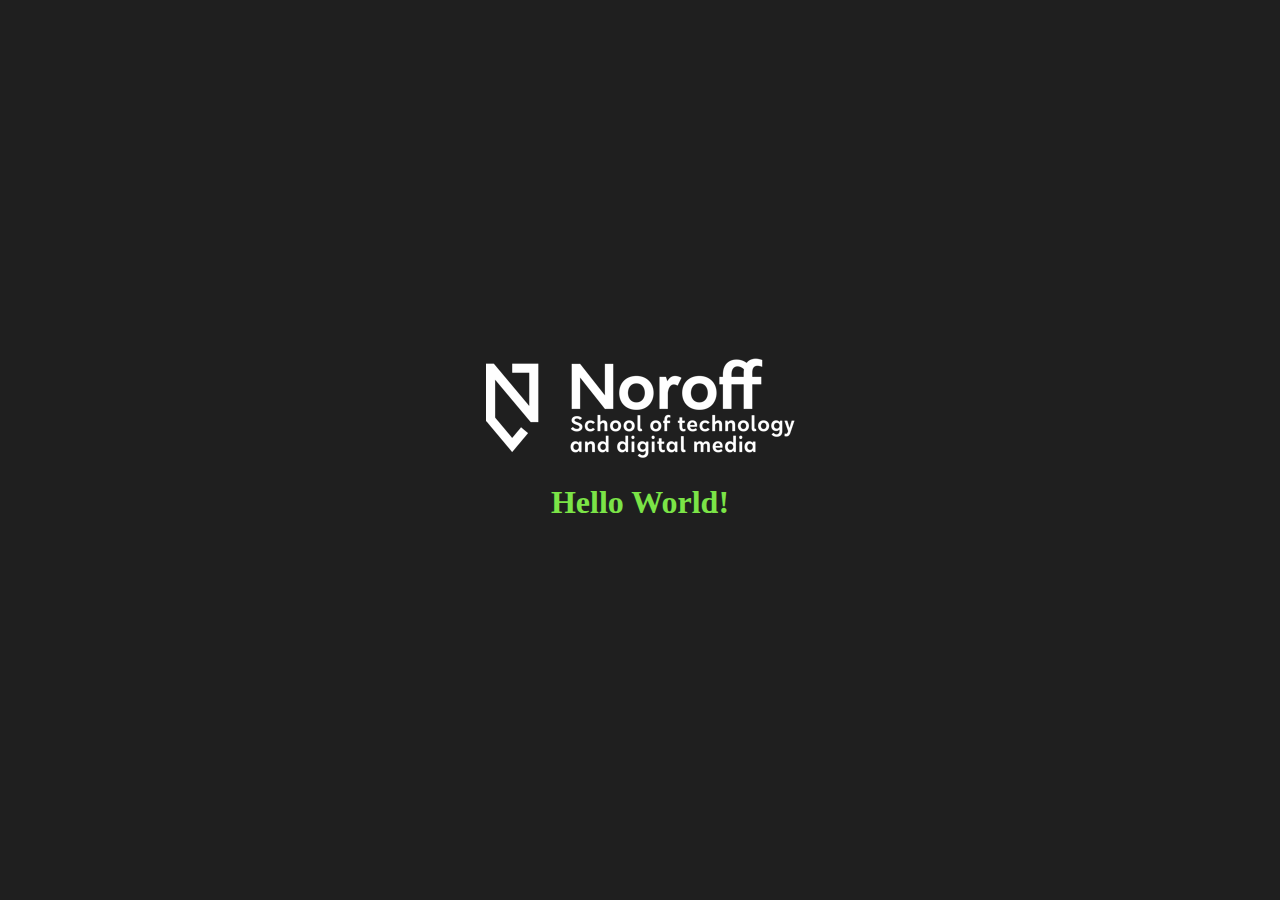
<file: index.html>
<!DOCTYPE html>
<html lang="en">
  <head>
    <meta charset="UTF-8" />
    <meta name="viewport" content="width=device-width, initial-scale=1.0" />
    <title>Example Title, replace me!</title>
    <link rel="stylesheet" href="src/css/styles.css" />
  </head>
  <body class="centered">
    <div>
      <img src="./assets/images/noroff-logo.png" alt="Noroff Logo" />
      <h1>Hello World!</h1>
    </div>
  </body>
</html>
</file>
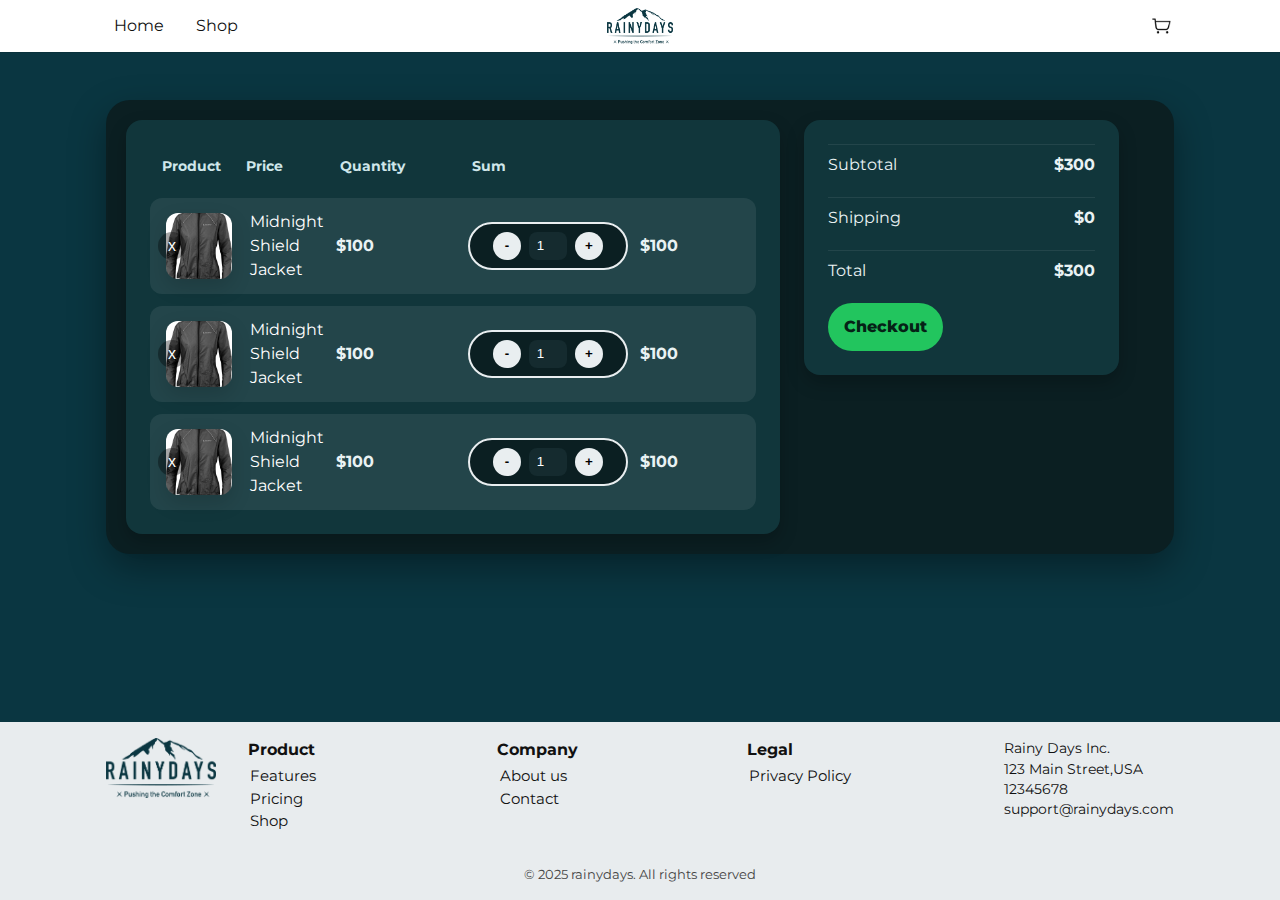
<file: cart.html>
<!DOCTYPE html>
<html lang="en">
<head>
  <meta charset="UTF-8">
  <meta name="viewport" content="width=device-width, initial-scale=1.0">
  <title>Cart - Rainy Days </title>
  <meta name="description" content="Add your favorite jackets to the cart at Rainy Days">

  <link rel="preconnect" href="https://fonts.googleapis.com">
<link rel="preconnect" href="https://fonts.gstatic.com" crossorigin>
<link href="https://fonts.googleapis.com/css2?family=Montserrat:ital,wght@0,100..900;1,100..900&display=swap" rel="stylesheet">
  <link rel="stylesheet" href="css/styles.css">
</head>
<body>
  <a class="skip-link" href="#main">Skip to content</a>
<!-- header hær-->
  <header class="site-header">
  <div class="container header__inner">

    <input type="checkbox" id="nav-toggle" class="nav-toggle" aria-hidden="true">
    <label for="nav-toggle" class="menu-toggle" aria-label="Open menu">
    <span></span><span></span><span></span>
    </label>
    
    <nav class="nav" aria-label="Primary">
      <a class="nav__link" href="index.html">Home</a>
      <a class="nav__link" href="shop.html">Shop</a>
    </nav>

      <a class="brand" href="index.html" aria-label="Rainy Days">
        <img src="images/RainyDays_Logo.png" alt="Rainy Days Logo" width="120" height="40">
      </a>

      <a class="cart-link" href="cart.html" aria-label="View your cart">
        <img src="images/9041728_cart_icon.png" alt="cart icon">
      </a>
    </div>
 </header>
    <!-- hær kommer side innholdet-->
<main id="main" class="site-main">
  <section class="container">

    <div class="cart-frame">

      <div class="cart-grid">
        <section class="cart-table" aria-labelledby="cart-title">
          <h1 id="cart-title" class="visually-hidden">Your Cart</h1>

            <div class="cart-head">
              <span class="col-product">Product</span>
              <span class="col-price">Price</span>
              <span class="col-qty">Quantity</span>
              <span class="col-sum">Sum</span>
          </div>

          <div class="cart-row">
            <button class="row-remove" aria-label="Remove item">x</button>
            <img class="row-img" src="images/RainyDays_Jacket2.jpg" alt="Midnight Shield Jacket">
            <div class="row-name">
              <div class="small muted">Midnight Shield Jacket</div>
            </div>
            <div class="row-price">$100</div>
            <div class="row-qty">
              <div class="qty-pill" role="group" aria-label="Quantity selector">
                <button class="qty-btn" type="button" aria-label="Decrease quantity">-</button>
                <input class="qty-input" type="number" value="1" min="1" inputmode="numeric" aria-label="Quantity value">
                <button class="qty-btn" type="button" aria-label="Increase quantity">+</button>
              </div>
            </div>
            <div class="row-sum">$100</div>
          </div>

          <div class="cart-row">
            <button class="row-remove" aria-label="Remove item">x</button>
            <img class="row-img" src="images/RainyDays_Jacket2.jpg" alt="Midnight Shield Jacket">
            <div class="row-name">
              <div class="small muted">Midnight Shield Jacket</div>
            </div>
            <div class="row-price">$100</div>
            <div class="row-qty">
              <div class="qty-pill" role="group" aria-label="Quantity selector">
                <button class="qty-btn" type="button" aria-label="Decrease quantity">-</button>
                <input class="qty-input" type="number" value="1" min="1" inputmode="numeric" aria-label="Quantity value">
                <button class="qty-btn" type="button" aria-label="Increase quantity">+</button>
              </div>
            </div>
            <div class="row-sum">$100</div>
          </div>

          <div class="cart-row">
            <button class="row-remove" aria-label="Remove item">x</button>
            <img class="row-img" src="images/RainyDays_Jacket2.jpg" alt="Midnight Shield Jacket">
            <div class="row-name">
              <div class="small muted">Midnight Shield Jacket</div>
            </div>
            <div class="row-price">$100</div>
            <div class="row-qty">
              <div class="qty-pill" role="group" aria-label="Quantity selector">
                <button class="qty-btn" type="button" aria-label="Decrease quantity">-</button>
                <input class="qty-input" type="number" value="1" min="1" inputmode="numeric" aria-label="Quantity value">
                <button class="qty-btn" type="button" aria-label="Increase quantity">+</button>
              </div>
            </div>
            <div class="row-sum">$100</div>
          </div>
        </section>

        <aside class="cart-summary" aria-labelledby="summary-title">
          <h2 id="summary-title" class="visually-hidden">Order summary</h2>

          <div class="summary-line">
            <span>Subtotal</span>
            <strong>$300</strong>
          </div>

          <div class="summary-line">
            <span>Shipping</span>
            <strong>$0</strong>
          </div>

          <div class="summary-line">
            <span>Total</span>
            <strong>$300</strong>
          </div>

          <a href="checkout.html" class="btn btn--green">Checkout</a>
        </aside>

      </div>
    </div>

  </section>
</main>

<!-- footer inn hær-->
 <footer class="site-footer">
<div class="container footer__inner">
  <div class="footer__brand">
  <img src="images/RainyDays_Logo.png" alt="Rainy Days Logo">
</div>

<nav class="footer__cols" aria-label="Footer navigation">
  <div>
    <h3>Product</h3>
    <a href="shop.html">Features</a>
    <a href="shop.html">Pricing</a>
    <a href="shop.html">Shop</a>
  </div>

  <div>
    <h3>Company</h3>
    <a href="privacy.html">About us</a>
    <a href="mailto:support@rainydays.com">Contact</a>
  </div>

  <div>
    <h3>Legal</h3>
    <a href="privacy.html">Privacy Policy</a>
  </div>
  </nav>

    <address class="footer__address">
    Rainy Days Inc.<br> 123 Main Street,USA<br>
    <a href="tel:12345678">12345678</a><br>
    <a href="mailto:support@rainydays.com">support@rainydays.com</a><br>
    </address>
    
    <small>© 2025 rainydays. All rights reserved</small>
    </div>
 </footer>
</body>
</html>
</file>
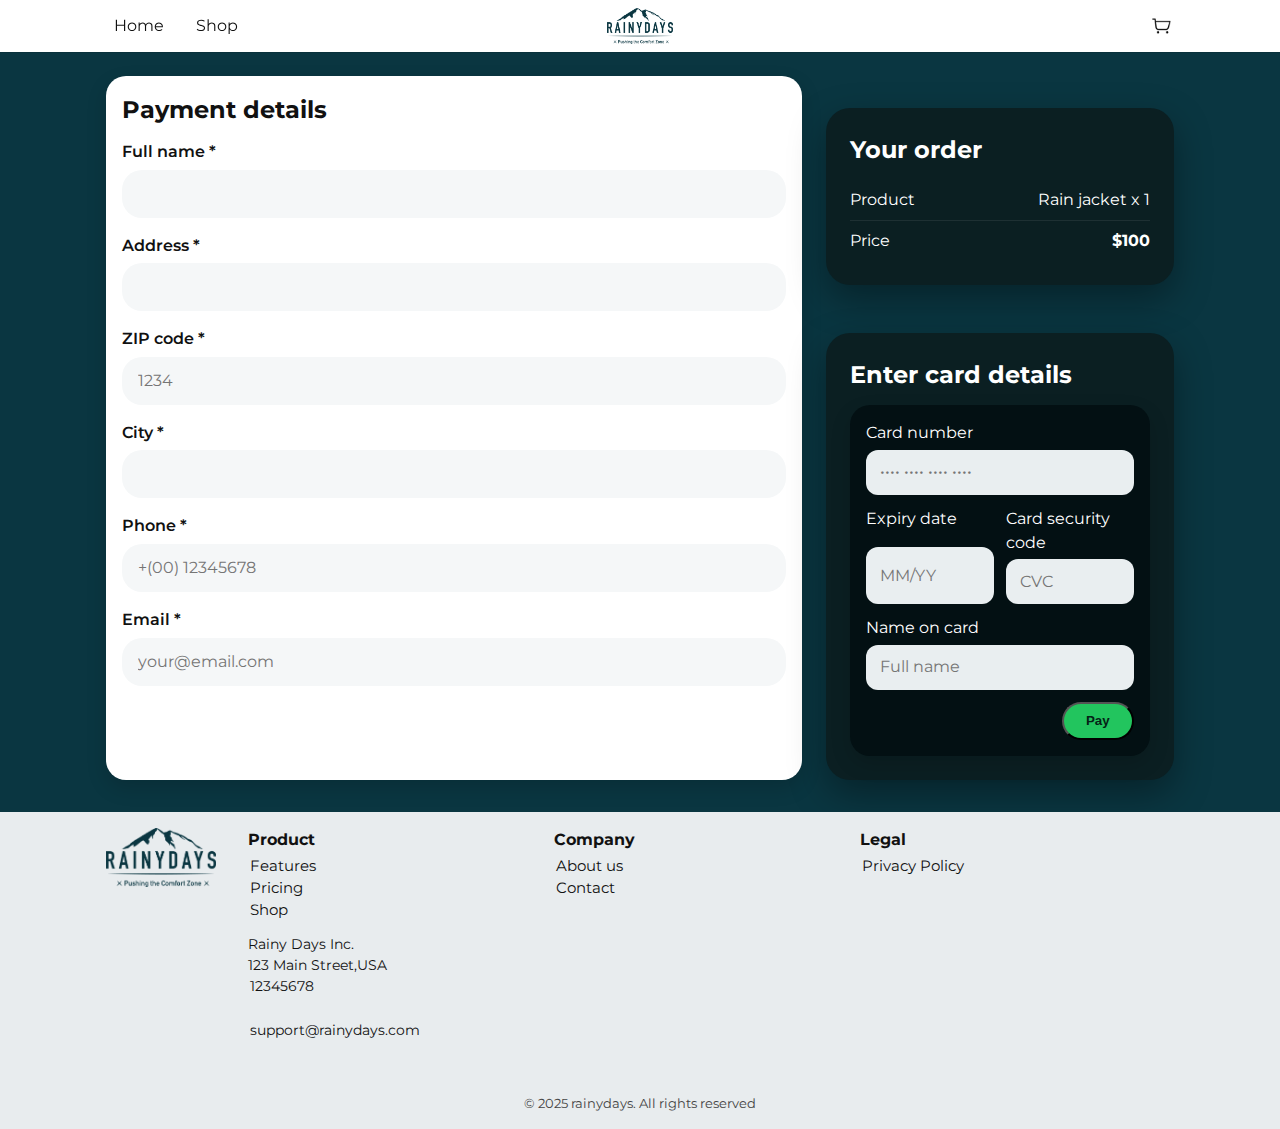
<file: checkout.html>
<!DOCTYPE html>
<html lang="en">
<head>
  <meta charset="UTF-8">
  <meta name="viewport" content="width=device-width, initial-scale=1.0">
  <title>Checkout - Rainy Days</title>
  <meta name="description" content="Complete your purchase safe and easy at Rainy Days">

  <link rel="preconnect" href="https://fonts.googleapis.com">
<link rel="preconnect" href="https://fonts.gstatic.com" crossorigin>
<link href="https://fonts.googleapis.com/css2?family=Montserrat:ital,wght@0,100..900;1,100..900&display=swap" rel="stylesheet">
  <link rel="stylesheet" href="css/styles.css">
</head>
<body>
  <a class="skip-link" href="#main">Skip to content</a>
<!-- header hær-->
  <header class="site-header">
  <div class="container header__inner">

    <input type="checkbox" id="nav-toggle" class="nav-toggle" aria-hidden="true">
    <label for="nav-toggle" class="menu-toggle" aria-label="Open menu">
    <span></span><span></span><span></span>
    </label>
    
    <nav class="nav" aria-label="Primary">
      <a class="nav__link" href="index.html">Home</a>
      <a class="nav__link" href="shop.html">Shop</a>
    </nav>

      <a class="brand" href="index.html" aria-label="Rainy Days">
        <img src="images/RainyDays_Logo.png" alt="Rainy Days Logo" width="120" height="40">
      </a>

      <a class="cart-link" href="cart.html" aria-label="View your cart">
        <img src="images/9041728_cart_icon.png" alt="cart icon">
      </a>
    </div>
 </header>
    <!-- hær kommer side innholdet-->
<main id="main" class="site-main">

  <section class="container checkout">
    <form id="card checkout__form" class="card checkout__form" action="success.html" method="get">
      <h2>Payment details</h2>

      <div class="form-group">
        <label for="name">Full name *</label>
        <input type="text" id="name" name="name" required>
      </div>

      <div class="form-group">
        <label for="adress">Address *</label>
        <input type="text" id="adress" name="adress" required>
      </div>

      <div class="form-group">
        <label for="zip">ZIP code *</label>
        <input type="text" id="zip" name="zip" required pattern="[0-9]{4}" placeholder="1234">
      </div>
      
      <div class="form-group">
        <label for="city">City *</label>
        <input type="text" id="city" name="city" required>
      </div>

      <div class="form-group">
        <label for="phone">Phone *</label>
        <input type="tel" id="phone" name="phone" required placeholder="+(00) 12345678">
      </div>

      <div class="form-group">
        <label for="email">Email *</label>
        <input type="email" id="email" name="email" required placeholder="your@email.com">
      </div>
    </form>
    <div class="checkout__side">

      <aside class="card card--dark order-summary">
        <h2>Your order</h2>
        <div class="summary-row"><span>Product</span><span>Rain jacket x 1</span></div>
        <div class="summary-row"><span>Price</span><strong>$100</strong></div>
      </aside>

      <aside class="card card--dark pay">
        <h2>Enter card details</h2>

        <div class="pay-box">
          <div class="form-group span-2">
            <label for="cardNumber">Card number</label>
            <input type="text" id="cardNumber" inputmode="numeric" placeholder="•••• •••• •••• ••••">
          </div>

          <div class="form-group">
            <label for="exp">Expiry date</label>
            <input type="text" id="exp" placeholder="MM/YY">
          </div>

          <div class="form-group">
            <label for="cvc">Card security code</label>
            <input type="text" id="cvc" inputmode="numeric" placeholder="CVC">
          </div>

          <div class="form-group span-2">
            <label for="cardName">Name on card</label>
            <input type="text" id="cardName" placeholder="Full name">
          </div>

          <button class="btn pay-btn" type="submit" form="checkout-form">Pay</button>
        </div>
      </aside>
    </div>
  </section>
</main>
<!-- footer inn hær-->
  <footer class="site-footer">
<div class="container footer__inner">
  <div class="footer__brand">
  <img src="images/RainyDays_Logo.png" alt="Rainy Days Logo">
</div>

<nav class="footer__cols" aria-label="Footer navigation">
  <div>
    <h3>Product</h3>
    <a href="#">Features</a>
    <a href="#">Pricing</a>
    <a href="shop.html">Shop</a>
  </div>

  <div>
    <h3>Company</h3>
    <a href="#">About us</a>
    <a href="contact.html">Contact</a>
  </div>

  <div>
    <h3>Legal</h3>
    <a href="privacy.html">Privacy Policy</a>
  </div>

  <address>
    Rainy Days Inc.<br> 123 Main Street,USA<br>
    <a href="tel:12345678">12345678</a><br>
    <a href="mailto:support@rainydays.com">support@rainydays.com</a><br>
    </address>
    </nav>
    
    <small>© 2025 rainydays. All rights reserved</small>
    </div>
 </footer>
</body>
</html>
</file>
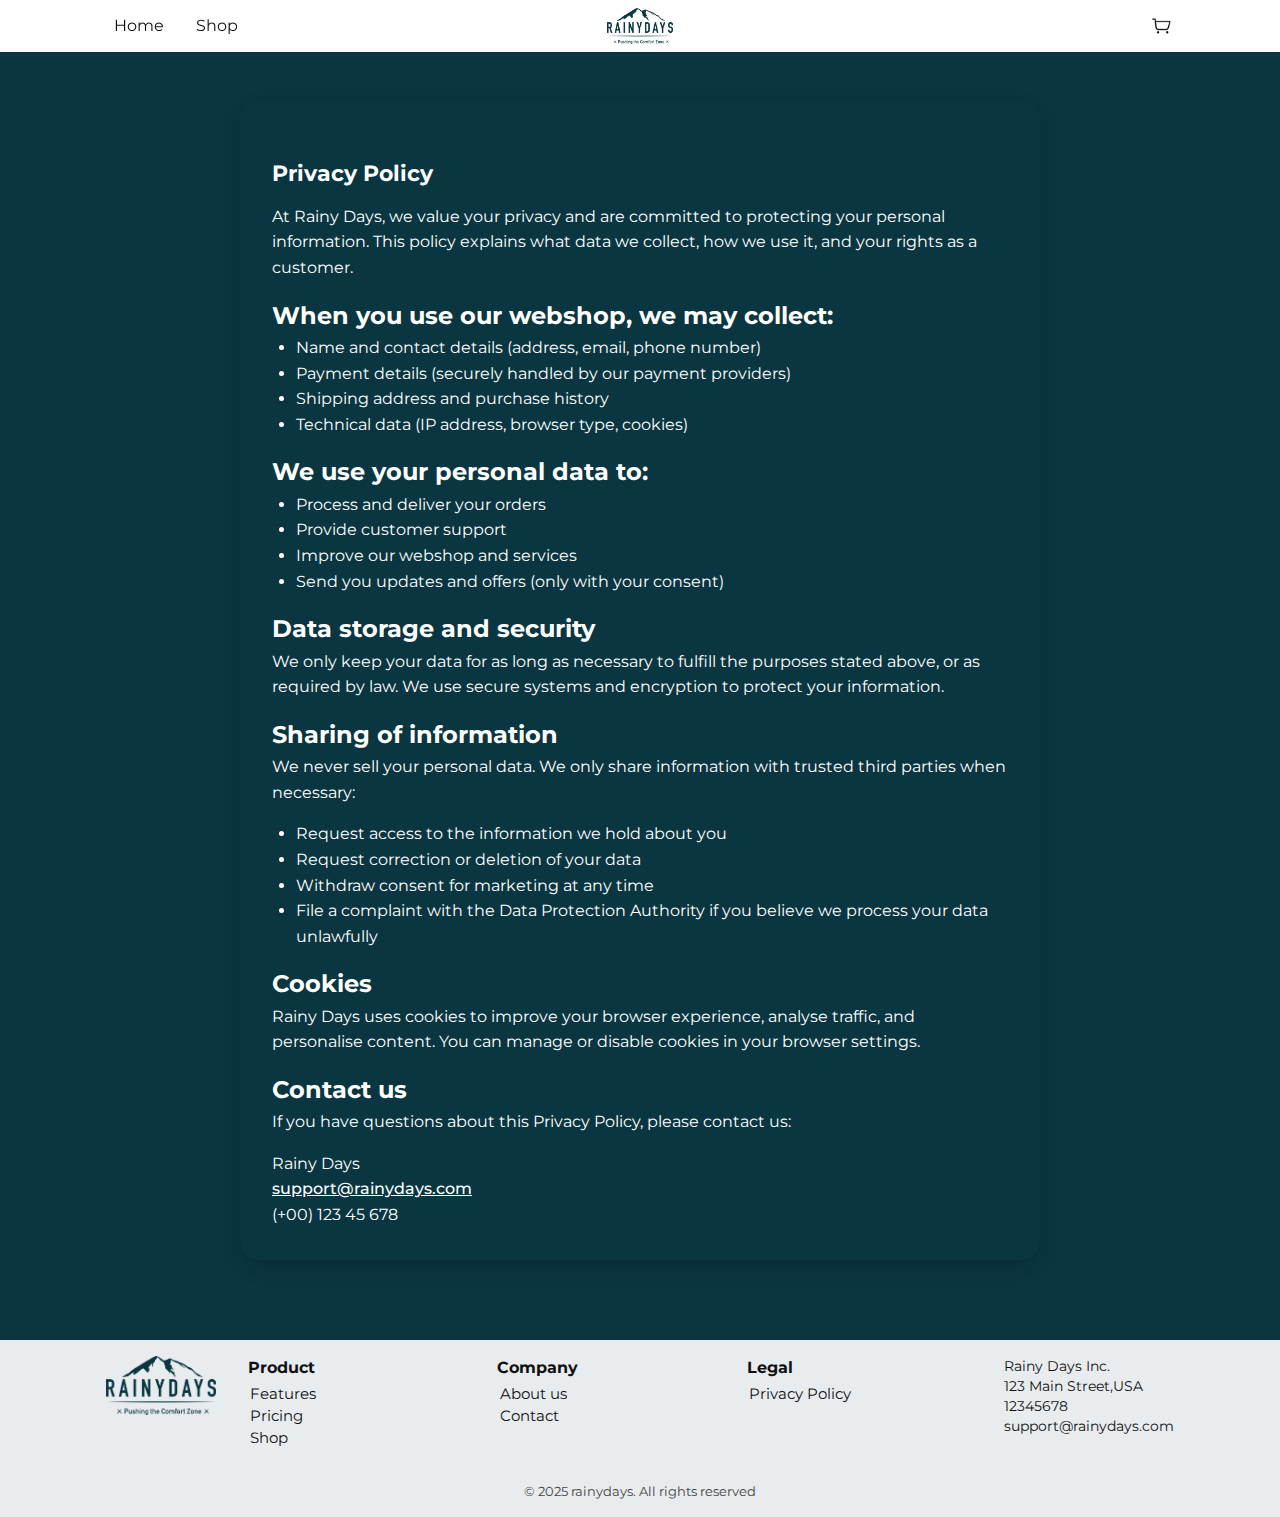
<file: privacy.html>
<!DOCTYPE html>
<html lang="en">
<head>
  <meta charset="UTF-8">
  <meta name="viewport" content="width=device-width, initial-scale=1.0">
  <title>Privacy Policy - Rainy Days</title>
  <meta name="description" content="Read how Rainy Days protects your privacy and data acordind to GDPR regulations.">
  <link rel="preconnect" href="https://fonts.googleapis.com">
<link rel="preconnect" href="https://fonts.gstatic.com" crossorigin>
<link href="https://fonts.googleapis.com/css2?family=Montserrat:ital,wght@0,100..900;1,100..900&display=swap" rel="stylesheet">
  <link rel="stylesheet" href="css/styles.css">
</head>
<body>
  <a class="skip-link" href="#main">Skip to content</a>
<!-- header hær-->
<header class="site-header">
  <div class="container header__inner">

    <input type="checkbox" id="nav-toggle" class="nav-toggle" aria-hidden="true">
    <label for="nav-toggle" class="menu-toggle" aria-label="Open menu">
    <span></span><span></span><span></span>
    </label>
    
    <nav class="nav" aria-label="Primary">
      <a class="nav__link" href="index.html">Home</a>
      <a class="nav__link" href="shop.html">Shop</a>
    </nav>

      <a class="brand" href="index.html" aria-label="Rainy Days">
        <img src="images/RainyDays_Logo.png" alt="Rainy Days Logo" width="120" height="40">
      </a>

      <a class="cart-link" href="cart.html" aria-label="View your cart">
        <img src="images/9041728_cart_icon.png" alt="cart icon">
      </a>
    </div>
 </header>
<main id="main" class="site-main">
<!-- hær kommer side innholdet-->
<section class="privacy container">
  <div class="privacy__content">
    <h1>Privacy Policy</h1>

    <p>At Rainy Days, we value your privacy and are committed to protecting your personal information. This policy explains what data we collect, how we use it, and your rights as a customer.</p>

    <h2>When you use our webshop, we may collect:</h2>
    <ul>
      <li>Name and contact details (address, email, phone number)</li>
      <li>Payment details (securely handled by our payment providers)</li>
      <li>Shipping address and purchase history</li>
      <li>Technical data (IP address, browser type, cookies)</li>
    </ul>

    <h2>We use your personal data to:</h2>
    <ul>
      <li>Process and deliver your orders</li>
      <li>Provide customer support</li>
      <li>Improve our webshop and services</li>
      <li>Send you updates and offers (only with your consent)</li>
    </ul>

    <h2>Data storage and security</h2>
    <p>We only keep your data for as long as necessary to fulfill the purposes stated above, or as required by law. We use secure systems and encryption to protect your information.</p>

    <h2>Sharing of information</h2>
    <p>We never sell your personal data. We only share information with trusted third parties when necessary:</p>
    <ul>
      <li>Request access to the information we hold about you</li>
      <li>Request correction or deletion of your data</li>
      <li>Withdraw consent for marketing at any time</li>
      <li>File a complaint with the Data Protection Authority if you believe we process your data unlawfully</li>
    </ul>

    <h2>Cookies</h2>
    <p>Rainy Days uses cookies to improve your browser experience, analyse traffic, and personalise content. You can manage or disable cookies in your browser settings.</p>

    <h2>Contact us</h2>
    <p>If you have questions about this Privacy Policy, please contact us:</p>
    <adress>
      Rainy Days<br>
      <a href="mailto:support@rainydays.com">support@rainydays.com</a><br>
      (+00) 123 45 678
    </adress>
  </div>
</section>


</main>
<!-- footer inn hær-->
 <footer class="site-footer">
<div class="container footer__inner">
  <div class="footer__brand">
  <img src="images/RainyDays_Logo.png" alt="Rainy Days Logo">
</div>

<nav class="footer__cols" aria-label="Footer navigation">
  <div>
    <h3>Product</h3>
    <a href="shop.html">Features</a>
    <a href="shop.html">Pricing</a>
    <a href="shop.html">Shop</a>
  </div>

  <div>
    <h3>Company</h3>
    <a href="privacy.html">About us</a>
    <a href="mailto:support@rainydays.com">Contact</a>
  </div>

  <div>
    <h3>Legal</h3>
    <a href="privacy.html">Privacy Policy</a>
  </div>
  </nav>

    <address class="footer__address">
    Rainy Days Inc.<br> 123 Main Street,USA<br>
    <a href="tel:12345678">12345678</a><br>
    <a href="mailto:support@rainydays.com">support@rainydays.com</a><br>
    </address>
    
    <small>© 2025 rainydays. All rights reserved</small>
    </div>
 </footer>
</body>
</html>
</file>
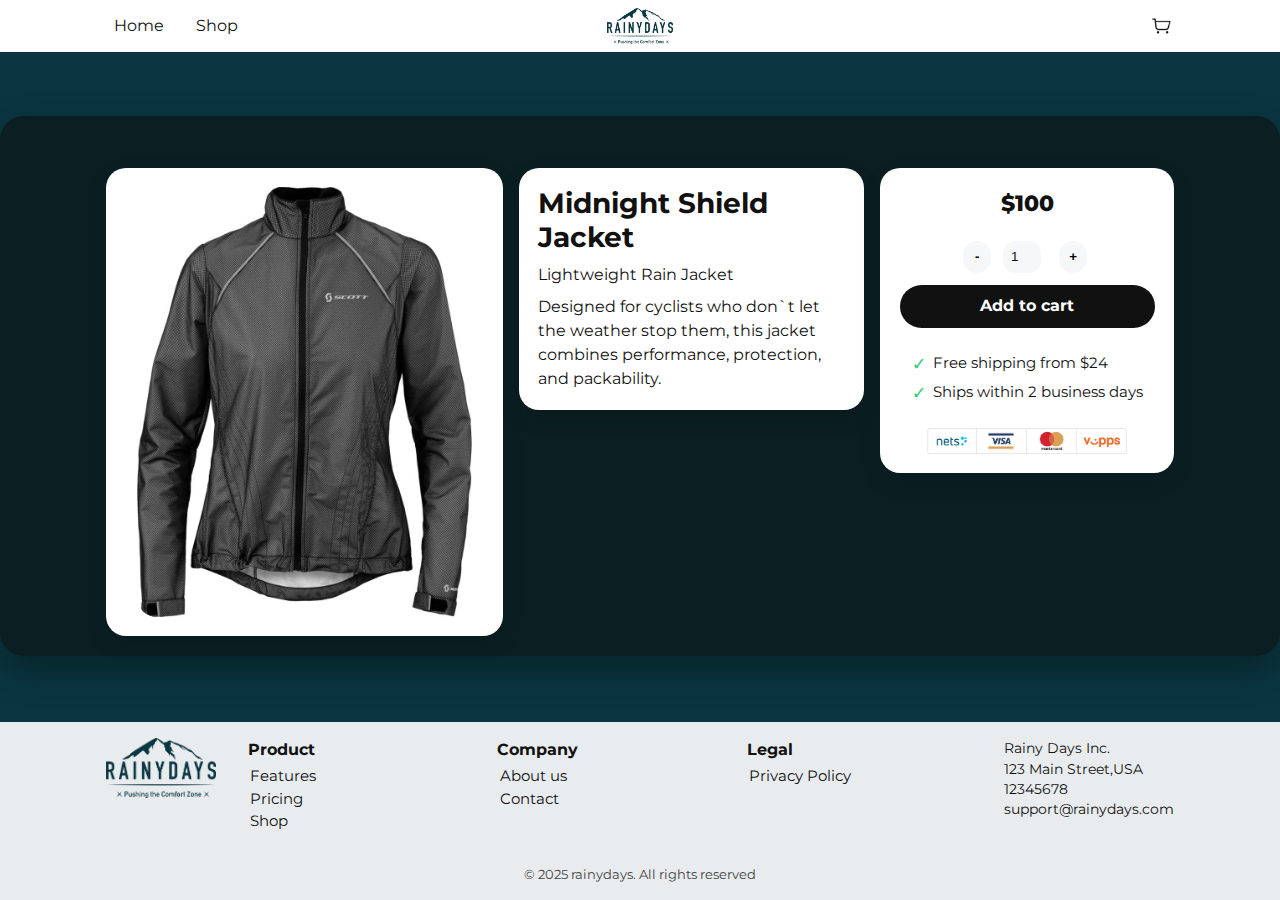
<file: product-midnight-shield.html>
<!DOCTYPE html>
<html lang="en">
<head>
    <meta charset="UTF-8">
    <meta name="viewport" content="width=device-width, initial-scale=1.0">
    <title>Midnight Shield Jacket - Rainy Days</title>
    <meta name="description" content="Midnight Shield Jacket - Lightweight rain jacket">
    
    <link rel="preconnect" href="https://fonts.googleapis.com">
    <link rel="preconnect" href="https://fonts.gstatic.com" crossorigin>
    <link href="https://fonts.googleapis.com/css2?family=Montserrat:ital,wght@0,100..900;1,100..900&display=swap" rel="stylesheet">
    <link rel="stylesheet" href="css/styles.css">
</head>
<body>
    <a class="skip-link" href="#main">Skip to content</a>

  <header class="site-header">
  <div class="container header__inner">

    <input type="checkbox" id="nav-toggle" class="nav-toggle" aria-hidden="true">
    <label for="nav-toggle" class="menu-toggle" aria-label="Open menu" aria-controls="primary-nav">
    <span></span>
    <span></span>
    <span></span>
    </label>
    
    <nav id="primary-nav" class="nav" aria-label="Primary">
      <a class="nav__link" href="index.html">Home</a>
      <a class="nav__link" href="shop.html">Shop</a>
    </nav>

      <a class="brand" href="index.html" aria-label="Rainy Days">
        <img src="images/RainyDays_Logo.png" alt="Rainy Days Logo" width="120" height="40"
        loading="lazy"
        width="400"
        height="400">
      </a>

      <a class="cart-link" href="cart.html" aria-label="View your cart">
        <img src="images/9041728_cart_icon.png" alt="cart icon">
      </a>
    </div>
 </header>

 <main id="main" class="site-main">
    <div class="product-frame">
      <div class="container">
        <div class="product-page">

        <figure class="product-media">
            <img src="images/RainyDays_Jacket2.jpg" alt="Midnight Shield Jacket">
        </figure>
        
        <article class="product-details">
            <header>
                <h1>Midnight Shield Jacket</h1>
                <p class="small muted">Lightweight Rain Jacket</p>
            </header>

            <p class="small">
            Designed for cyclists who don`t let the weather stop them, this jacket combines performance, protection, and packability.
            </p>
        </article>

        <aside class="buybox" aria-labelledby="buybox-title">
            <h2 id="buybox-title" class="visually-hidden">Purchase options</h2>

            <div class="price">$100</div>

            <div class="qty-row" aria-label="Choose quantity">
                <button class="qty-btn" type="button" aria-label="Decrease quantity">-</button>
                <input class="qty-input" type="number" min="1" value="1" inputmode="numeric" aria-label="Quantity">
                <button class="qty-btn" type="button" aria-label="Increase quantity">+</button>
            </div>

            <a href="cart.html" class="btn add-to-cart">Add to cart</a>

            <ul class="buy-perks small">
                <li><span class="check-icon">✓</span> Free shipping from $24</li>
                <li><span class="check-icon">✓</span> Ships within 2 business days</li>
            </ul>

            <div class="pay-icons" aria-label="Payment options">
              <img src="images/DIBS_checkout_kombo_horizontal_19.png"
              alt="Payment options: Nets, Visa, Mastercard, Vipps">
            </div>
        </aside>

        </div>
      </div>  
    </div>
 </main>

 <footer class="site-footer">
<div class="container footer__inner">
  <div class="footer__brand">
  <img src="images/RainyDays_Logo.png" alt="Rainy Days Logo">
</div>

<nav class="footer__cols" aria-label="Footer navigation">
  <div>
    <h3>Product</h3>
    <a href="shop.html">Features</a>
    <a href="shop.html">Pricing</a>
    <a href="shop.html">Shop</a>
  </div>

  <div>
    <h3>Company</h3>
    <a href="privacy.html">About us</a>
    <a href="mailto:support@rainydays.com">Contact</a>
  </div>

  <div>
    <h3>Legal</h3>
    <a href="privacy.html">Privacy Policy</a>
  </div>
  </nav>

    <address class="footer__address">
    Rainy Days Inc.<br> 123 Main Street,USA<br>
    <a href="tel:12345678">12345678</a><br>
    <a href="mailto:support@rainydays.com">support@rainydays.com</a><br>
    </address>
    
    <small>© 2025 rainydays. All rights reserved</small>
    </div>
 </footer>
</body>
</html>
</file>
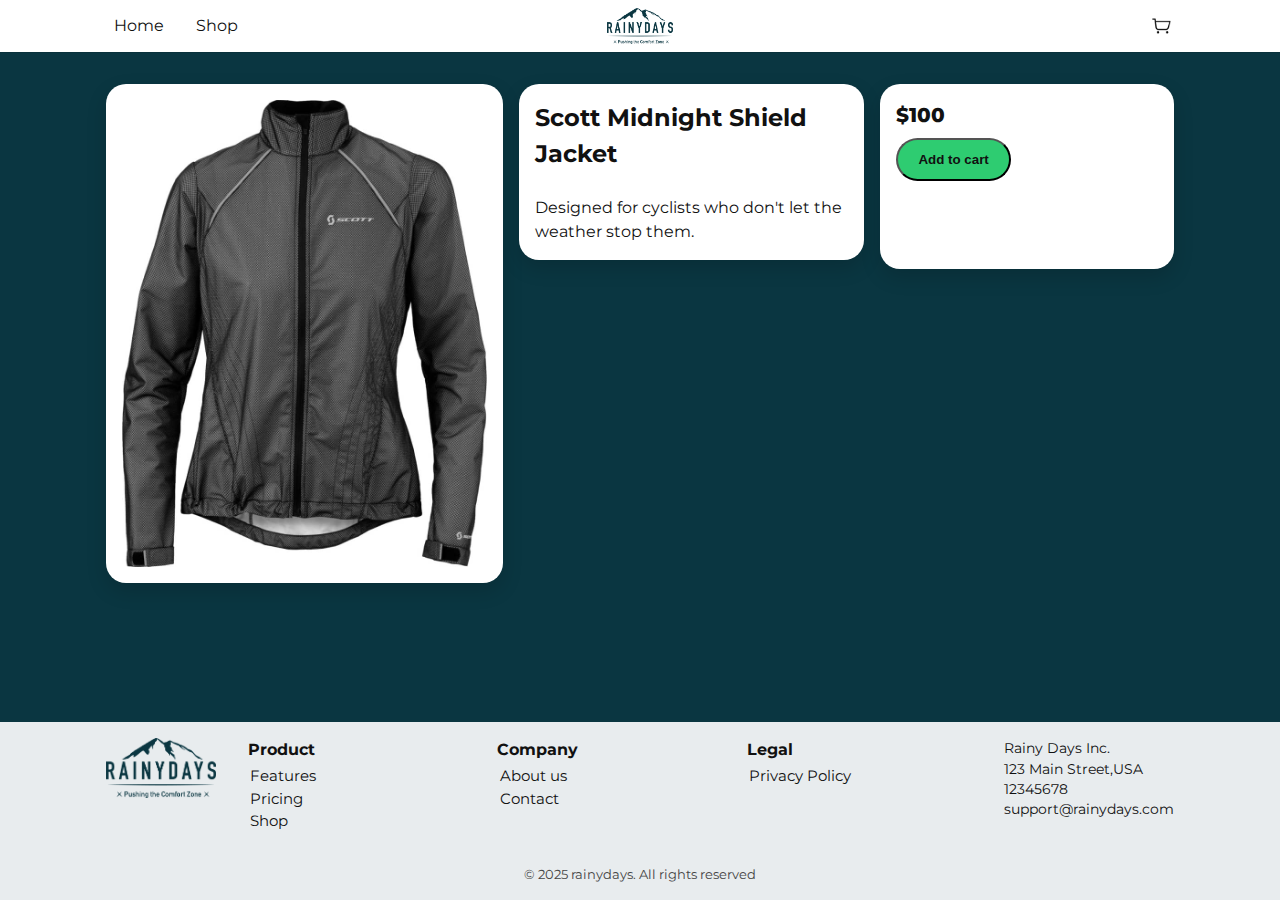
<file: product.html>
<!DOCTYPE html>
<html lang="en">
<head>
  <meta charset="UTF-8">
  <meta name="viewport" content="width=device-width, initial-scale=1.0">
  <title>Rain Jacket - Rainy Days</title>
  <meta name="description" content="Durable and warm jackets for Rainy Days">
  <link rel="preconnect" href="https://fonts.googleapis.com">
<link rel="preconnect" href="https://fonts.gstatic.com" crossorigin>
<link href="https://fonts.googleapis.com/css2?family=Montserrat:ital,wght@0,100..900;1,100..900&display=swap" rel="stylesheet">
  <link rel="stylesheet" href="css/styles.css">
</head>
<body>
  <a class="skip-link" href="#main">Skip to content</a>
<!-- header hær-->
  <header class="site-header">
  <div class="container header__inner">

    <input type="checkbox" id="nav-toggle" class="nav-toggle" aria-hidden="true">
    <label for="nav-toggle" class="menu-toggle" aria-label="Open menu" aria-controls="primary-nav">
    <span></span>
    <span></span>
    <span></span>
    </label>
    
    <nav id="primary-nav" class="nav" aria-label="Primary">
      <a class="nav__link" href="index.html">Home</a>
      <a class="nav__link" href="shop.html">Shop</a>
    </nav>

      <a class="brand" href="index.html" aria-label="Rainy Days">
        <img src="images/RainyDays_Logo.png" alt="Rainy Days Logo" width="120" height="40">
      </a>

      <a class="cart-link" href="cart.html" aria-label="View your cart">
        <img src="images/9041728_cart_icon.png" alt="cart icon">
      </a>
    </div>
 </header>
    <!-- hær kommer side innholdet-->
<main id="main" class="site-main">
  <h1 class="visually-hidden">Product</h1>
  <article class="container product-page">
    <section class="card product-page__media">
      <img src="images/RainyDays_Jacket2.jpg" alt="Scott Midnight Shield Jacket">
    </section>

    <section class="card product-page__info">
      <h2>Scott Midnight Shield Jacket</h2>
      <p class="muted">Lightweight Rain Jacket</p>
      <p>Designed for cyclists who don't let the weather stop them.</p>
    </section>
    
    <aside class="card product-page__buy" aria-label="Purchase options">
      <p class="price">$100</p>
      <button class="btn" href="cart.html">Add to cart</button>
      <ul class="muted small">
        <li>Free Shipping from $24</li>
        <li>Ships within two business days</li>
      </ul>
    </aside>
  </article>

</main>

<!-- footer inn hær-->
 <footer class="site-footer">
<div class="container footer__inner">
  <div class="footer__brand">
  <img src="images/RainyDays_Logo.png" alt="Rainy Days Logo">
</div>

<nav class="footer__cols" aria-label="Footer navigation">
  <div>
    <h3>Product</h3>
    <a href="shop.html">Features</a>
    <a href="shop.html">Pricing</a>
    <a href="shop.html">Shop</a>
  </div>

  <div>
    <h3>Company</h3>
    <a href="privacy.html">About us</a>
    <a href="mailto:support@rainydays.com">Contact</a>
  </div>

  <div>
    <h3>Legal</h3>
    <a href="privacy.html">Privacy Policy</a>
  </div>
  </nav>

    <address class="footer__address">
    Rainy Days Inc.<br> 123 Main Street,USA<br>
    <a href="tel:12345678">12345678</a><br>
    <a href="mailto:support@rainydays.com">support@rainydays.com</a><br>
    </address>
    
    <small>© 2025 rainydays. All rights reserved</small>
    </div>
 </footer>
</body>
</html>
</file>
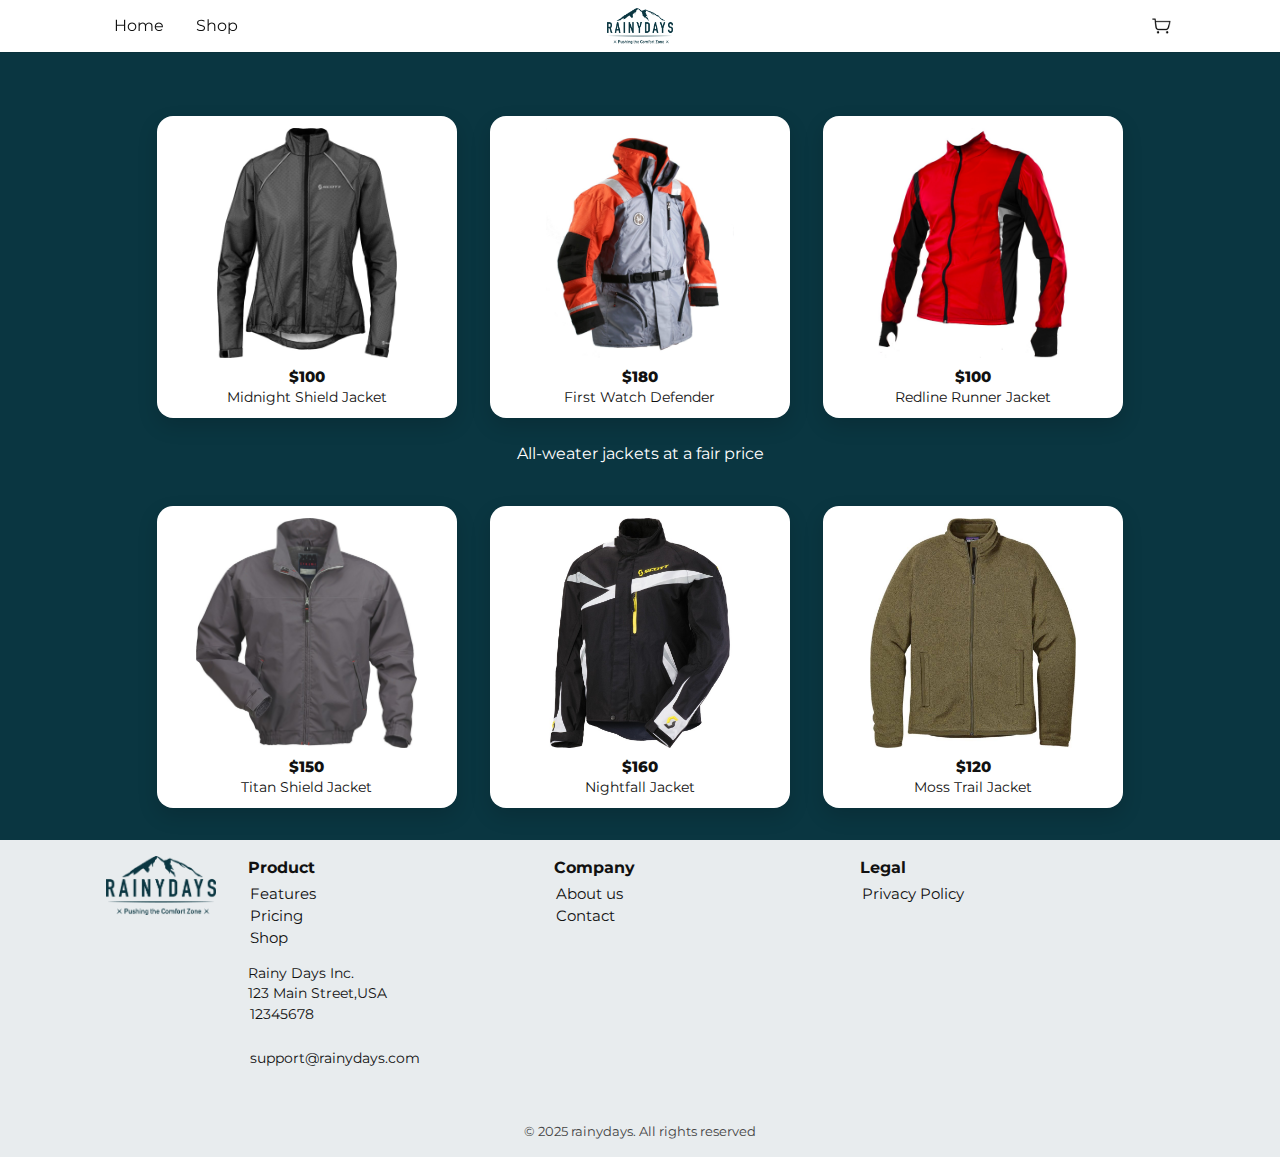
<file: shop.html>
<!DOCTYPE html>
<html lang="en">
<head>
  <meta charset="UTF-8">
  <meta name="viewport" content="width=device-width, initial-scale=1.0">
  <title>Rainy Days - Shop</title>
  <meta name="description" content="Find your favorite jackets at Rainy Days">
  <link rel="preconnect" href="https://fonts.googleapis.com">
<link rel="preconnect" href="https://fonts.gstatic.com" crossorigin>
<link href="https://fonts.googleapis.com/css2?family=Montserrat:ital,wght@0,100..900;1,100..900&display=swap" rel="stylesheet">
  <link rel="stylesheet" href="css/styles.css">
</head>
<body>
  <a class="skip-link" href="#main">Skip to content</a>
<!-- header hær-->
<header class="site-header">
  <div class="container header__inner">

    <input type="checkbox" id="nav-toggle" class="nav-toggle" aria-hidden="true">
    <label for="nav-toggle" class="menu-toggle" aria-label="Open menu">
    <span></span><span></span><span></span>
    </label>
    
    <nav class="nav" aria-label="Primary">
      <a class="nav__link" href="index.html">Home</a>
      <a class="nav__link" href="shop.html">Shop</a>
    </nav>

      <a class="brand" href="index.html" aria-label="Rainy Days">
        <img src="images/RainyDays_Logo.png" alt="Rainy Days Logo" width="120" height="40">
      </a>

      <a class="cart-link" href="cart.html" aria-label="View your cart">
        <img src="images/9041728_cart_icon.png" alt="cart icon">
      </a>
    </div>
 </header>

   <!-- hær kommer side innholdet-->
<main id="main" class="site-main shop">
   <section class="container">
    <div class="grid-products">
   
        <article class="card product">
          <a href="product-midnight-shield.html">
          <img src="images/RainyDays_Jacket2.jpg" alt="Midnight Shield Jacket">
          </a>
          <div class="product__meta">
            <strong>$100</strong>
            <p>Midnight Shield Jacket</p>
          </div>
        </article>

        <article class="card product">
          <img src="images/RainyDays_Jacket1.jpg" alt="First Watch Defender Jacket">
          <div class="product__meta">
            <strong>$180</strong>
            <p>First Watch Defender</p>
          </div>
        </article>

       <article class="card product">
          <img src="images/RainyDays_Jacket3.jpg" alt="Redline Runner Jacket">
          <div class="product__meta">
            <strong>$100</strong>
            <p>Redline Runner Jacket</p>
          </div>
        </article>

        <p class="grid-note">All-weater jackets at a fair price</p>

        <article class="card product">
          <img src="images/RainyDays_Jacket5.jpg" alt="Titan Shield Jacket">
          <div class="product__meta">
            <strong>$150</strong>
            <p>Titan Shield Jacket</p>
          </div>
        </article>

        <article class="card product">
          <img src="images/RainyDays_Jacket4.jpg" alt="Nightfall Jacket">
          <div class="product__meta">
            <strong>$160</strong>
            <p>Nightfall Jacket</p>
          </div>
        </article>

        <article class="card product">
          <img src="images/RainyDays_Jacket7.jpg" alt="Moss Trail Jacket">
          <div class="product__meta">
            <strong>$120</strong>
            <p>Moss Trail Jacket</p>
          </div>
        </article>
      </div>
  </section>
</main>


<!-- footer inn hær-->
 <footer class="site-footer">
<div class="container footer__inner">
  <div class="footer__brand">
  <img src="images/RainyDays_Logo.png" alt="Rainy Days Logo">
</div>

<nav class="footer__cols" aria-label="Footer navigation">
  <div>
    <h3>Product</h3>
    <a href="#">Features</a>
    <a href="#">Pricing</a>
    <a href="shop.html">Shop</a>
  </div>

  <div>
    <h3>Company</h3>
    <a href="#">About us</a>
    <a href="mailto:support@rainydays.com">Contact</a>
  </div>

  <div>
    <h3>Legal</h3>
    <a href="privacy.html">Privacy Policy</a>
  </div>

  <address>
    Rainy Days Inc.<br> 123 Main Street,USA<br>
    <a href="tel:12345678">12345678</a><br>
    <a href="mailto:support@rainydays.com">support@rainydays.com</a><br>
    </address>
    </nav>
    
    <small>© 2025 rainydays. All rights reserved</small>
    </div>
 </footer>
</body>
</html>
</file>
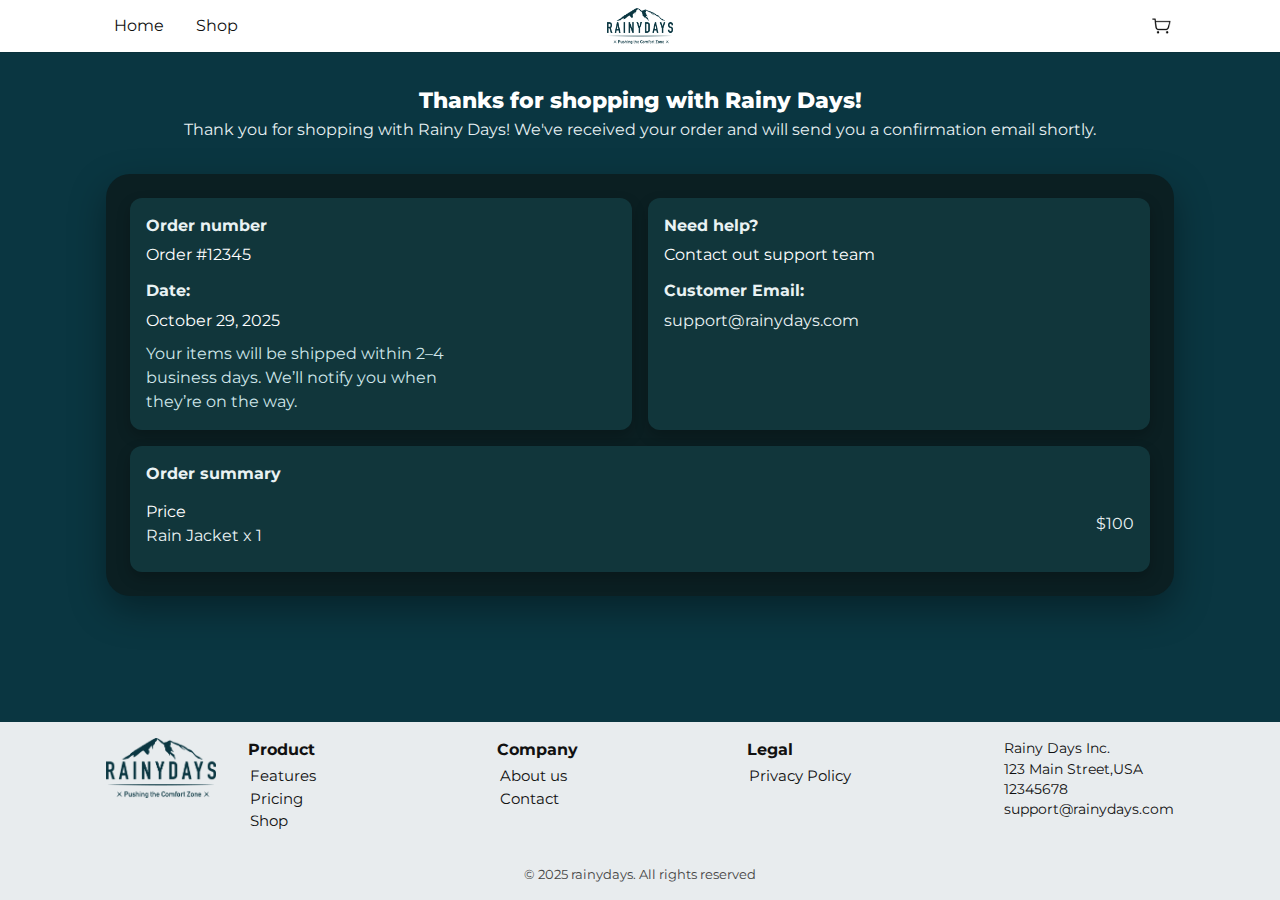
<file: success.html>
<!DOCTYPE html>
<html lang="en">
<head>
  <meta charset="UTF-8">
  <meta name="viewport" content="width=device-width, initial-scale=1.0">
  <title>Order Success - Rainy Days</title>
  <meta name="description" content="Order conformation">
  <link rel="preconnect" href="https://fonts.googleapis.com">
<link rel="preconnect" href="https://fonts.gstatic.com" crossorigin>
<link href="https://fonts.googleapis.com/css2?family=Montserrat:ital,wght@0,100..900;1,100..900&display=swap" rel="stylesheet">
  <link rel="stylesheet" href="css/styles.css">
</head>
<body>
  <a class="skip-link" href="#main">Skip to content</a>
<!-- header hær-->
  <header class="site-header">
  <div class="container header__inner">

    <input type="checkbox" id="nav-toggle" class="nav-toggle" aria-hidden="true">
    <label for="nav-toggle" class="menu-toggle" aria-label="Open menu" aria-controls="primary-nav">
    <span></span>
    <span></span>
    <span></span>
    </label>
    
    <nav id="primary-nav" class="nav" aria-label="Primary">
      <a class="nav__link" href="index.html">Home</a>
      <a class="nav__link" href="shop.html">Shop</a>
    </nav>

      <a class="brand" href="index.html" aria-label="Rainy Days">
        <img src="images/RainyDays_Logo.png" alt="Rainy Days Logo" width="120" height="40">
      </a>

      <a class="cart-link" href="cart.html" aria-label="View your cart">
        <img src="images/9041728_cart_icon.png" alt="cart icon">
      </a>
    </div>
 </header>
    <!-- hær kommer side innholdet-->
<main id="main" class="site-main">

 <div class="success-hero">
  <h2>Thanks for shopping with Rainy Days!</h2>
    <p>Thank you for shopping with Rainy Days! We've received your order and will send you a confirmation email shortly.</p>
 </div>

<section class="container">
  <h1 class="visually-hidden">Order success</h1>

 <div class="confirm card--dark">
  <div class="confirm-grid">

    <article class="confirm-card">
      <h3>Order number</h3>
      <p class="small muted">Order #12345</p>

      <h3 style="margin-top:.75rem">Date:</h3>
      <p class="small muted">October 29, 2025</p>

      <p class="small helper">
        Your items will be shipped within 2–4 business days. We’ll notify you when they’re on the way.
      </p>
    </article>

    <article class="confirm-card">
      <h3>Need help?</h3>
      <p class="small muted">Contact out support team</p>

      <h3 style="margin-top:.75rem;">Customer Email:</h3>
      <p class="small"><a href="mailto:support@rainydays.com">support@rainydays.com</a>
      </p>
    </article>

    <article class="confirm-card confirm-summary">
      <h3>Order summary</h3>

      <div class="summary-row">
        <div>
          <div class="small muted">Price</div>
          <div>Rain Jacket x 1</div>
        </div>
        <div>$100</div>
      </div>
    </article>
  </div>
  </div>
</main>
<!-- footer inn hær-->
 <footer class="site-footer">
<div class="container footer__inner">
  <div class="footer__brand">
  <img src="images/RainyDays_Logo.png" alt="Rainy Days Logo"
  loading="lazy"
  width="120"
  height="400">
</div>

<nav class="footer__cols" aria-label="Footer navigation">
  <div>
    <h3>Product</h3>
    <a href="under-construction.html">Features</a>
    <a href="under-construction.html">Pricing</a>
    <a href="shop.html">Shop</a>
  </div>

  <div>
    <h3>Company</h3>
    <a href="under-construction.html">About us</a>
    <a href="mailto:support@rainydays.com">Contact</a>
  </div>

  <div>
    <h3>Legal</h3>
    <a href="privacy.html">Privacy Policy</a>
  </div>
  </nav>

    <address class="footer__address">
    Rainy Days Inc.<br> 123 Main Street,USA<br>
    <a href="tel:12345678">12345678</a><br>
    <a href="mailto:support@rainydays.com">support@rainydays.com</a><br>
    </address>
    
    <small>© 2025 rainydays. All rights reserved</small>
    </div>
 </footer>
</body>
</html>
</file>
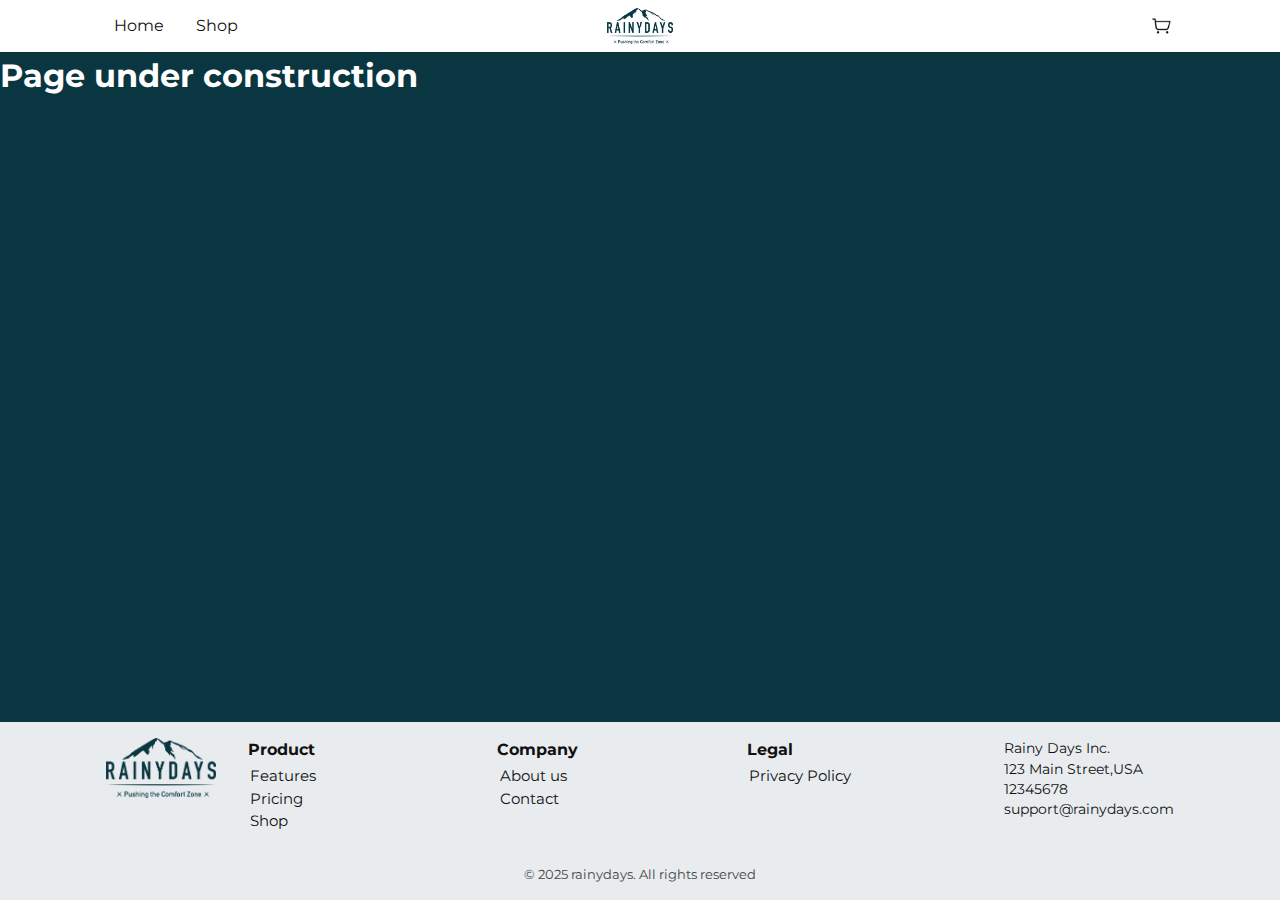
<file: under-construction.html>
<!DOCTYPE html>
<html lang="en">
<head>
  <meta charset="UTF-8">
  <meta name="viewport" content="width=device-width, initial-scale=1.0">
  <title>Rainy Days - Home</title>
  <meta name="description" content="page under constuction"> 
  <link rel="preconnect" href="https://fonts.googleapis.combines">
<link rel="preconnect" href="https://fonts.gstatic.com" crossorigin>
<link href="https://fonts.googleapis.com/css2?family=Montserrat:ital,wght@0,100..900;1,100..900&display=swap" rel="stylesheet">
  <link rel="stylesheet" href="css/styles.css">
</head>
<body>
  <a class="skip-link" href="#main">Skip to content</a>

<!-- header hær-->
  <header class="site-header">
  <div class="container header__inner">

    <input type="checkbox" id="nav-toggle" class="nav-toggle" aria-hidden="true">
    <label for="nav-toggle" class="menu-toggle" aria-label="Open menu" aria-controls="primary-nav">
    <span></span>
    <span></span>
    <span></span>
    </label>
    
    <nav id="primary-nav" class="nav" aria-label="Primary">
      <a class="nav__link" href="index.html">Home</a>
      <a class="nav__link" href="shop.html">Shop</a>
    </nav>

      <a class="brand" href="index.html" aria-label="Rainy Days">
        <img src="images/RainyDays_Logo.png" alt="Rainy Days Logo" width="120" height="40">
      </a>

      <a class="cart-link" href="cart.html" aria-label="View your cart">
        <img src="images/9041728_cart_icon.png" alt="cart icon">
      </a>
    </div>
 </header>

<main id="main" class="site-main">
    <h1 class="under-construction-title">Page under construction</h1>
</main>


 <!-- footer inn hær-->
 <footer class="site-footer">
<div class="container footer__inner">
  <div class="footer__brand">
  <img src="images/RainyDays_Logo.png" alt="Rainy Days Logo"
  loading="lazy"
  width="120"
  height="400">
</div>

<nav class="footer__cols" aria-label="Footer navigation">
  <div>
    <h3>Product</h3>
    <a href="under-construction.html">Features</a>
    <a href="under-construction.html">Pricing</a>
    <a href="shop.html">Shop</a>
  </div>

  <div>
    <h3>Company</h3>
    <a href="under-construction.html">About us</a>
    <a href="mailto:support@rainydays.com">Contact</a>
  </div>

  <div>
    <h3>Legal</h3>
    <a href="privacy.html">Privacy Policy</a>
  </div>
  </nav>

    <address class="footer__address">
    Rainy Days Inc.<br> 123 Main Street,USA<br>
    <a href="tel:12345678">12345678</a><br>
    <a href="mailto:support@rainydays.com">support@rainydays.com</a><br>
    </address>
    
    <small>© 2025 rainydays. All rights reserved</small>
    </div>
 </footer>
</body>
</html>
</file>
<file: css/styles.css>
*,*::before,*::after{box-sizing: border-box;}
*{margin:0}
img{max-width: 100%;display: block;height: auto;}
ul[role="list"],ol[role="list"]{list-style: none;margin: 0;padding: 0;}

:root{
    --bg: #0A3641;
    --surface: #ffffff;
    --text: #111;
    --muted: #6b7a80;

    --on-bg: #fff;
    --on-surface: #111;
    --muted-on-dark: #e6f0f2;
    
    --accent: #2ECC71;
    --accent-strong: #22c55e;
    --accent-hover: #2ecc71;
    --accent-contrast: #052216;
    
    --card-dark: #0F4755;
    --card-darker: #031013;
    --frame-dark-1: #0b1f22;
    --frame-dark-2: #11363b;
    --card-text: #333;

    --input-bg: #f5f7f8;
    --input-bg-2: #e9eef0;
    --pill-bg: #f2f4f5;
    --pill-dark: #152b2f;

    --surface-2: #e8ecee;
    --ink-weak: #333;
    --ink-dim: #444;

    --focus: #9ae6ff;
    --border-on-dark: rgba(255,255,255,.08);
    --shadow: 0 8px 20px rgba(0,0,0,.15);


    --radius: 20px;
    --radius-sm: 8px;
    --radius-md: 12px;
    --radius-lg: 16px;
    --radius-xl: 24px;
    
    --space-1: .5rem;
    --space-2: .75rem;
    --space-3: 1rem;
    --space-4: 1.5rem;
    --space-5: 2rem;
    --space-6: 3rem;

    --container: 1100px;


}

    html{font-family: 'Montserrat', system-ui, -apple-system, BlinkMacSystemFont, 'Segoe UI', Roboto, 'Open Sans', 'Helvetica Neue', sans-serif; 
    line-height:1.5}
    
    body{background-color: var(--bg);
        color:var(--on-bg)}
        
        a {
            color: inherit;
            text-decoration: none;}

        .container{
            max-width: var(--container); 
            margin-inline:auto; 
            padding-inline: 
            var(--space-3);}

        .site-main{ 
            padding-top: 0; 
            padding-bottom: 
            var(--space-5);}




        .skip-link{
            position: absolute; 
            left:-9999px; top:auto;}
        .skip-link:focus{
            left: var(--space-3); 
            top: var(--space-3);
            background: #fff; 
            color: #000;
            padding: .5rem 1rem;
            border-radius: var(--radius-sm);}

        :focus-visible{
            outline:3px solid var(--focus); 
            outline-offset: 4px;}





        .btn{
            display:inline-block; 
            border-radius: 999px;
            padding: .75rem 1.25rem;
            background: var(--accent);
            color: var(--on-surface);
            font-weight: 600;}

        .btn--small{
            padding: .5rem 1rem;
            font-size: .9rem;}

        .btn--ghost{background: var(--surface);
            color: var(--text);}

        .card{
            background: var(--surface);
            color: var(--text);
            border-radius: var(--radius);
            box-shadow: var(--shadow);
            padding: var(--space-3);}
            
            
            
        .site-header{
            background: var(--surface); 
            color: var(--text);
            position: sticky;
            top:0;
            z-index: 10;
            box-shadow: 0 1px 0 rgba(0,0,0,.08);}
            

        .header__inner{
            display: grid;
            grid-template-columns: auto 1fr auto;
            align-items: center;
            gap: var(--space-3);
            padding-block: .5rem;}





        .brand { justify-self: center;}
        .brand img{ height: 36px; width: auto; display: block;}


        .cart-link { justify-self: end;}
        .cart-link img {width: 24px; height: 24px; display: block;}


        .nav-toggle { 
            position: absolute;
            width: 1px; height: 1px;
            margin: -1px; padding: 0; border:0;
            overflow: hidden;
            clip-path: inset(50%);
            white-space: nowrap;
        }


        .menu-toggle { 
            width: 36px;
            height: 28px;
            display: grid;
            align-content: center;
            gap: 5px;
            cursor: pointer;
        }

        .menu-toggle:focus-visible {
            outline: 3px solid var(--focus);
            outline-offset: 4px;
            border-radius: 8px;
        }

        .menu-toggle span{
            display: block;
            height: 2px;
            background: var(--text);}
        

        .nav { 
            position: absolute;
            left: 0;
            right: 0;
            top: 100%;
            background: var(--surface);
            color: var(--text);
            display: grid;
            gap: .5rem;
            padding: 0.75rem var(--space-3);
            transform: translateY(-16px);
            opacity: 0;
            pointer-events: none;
            transition: transform .2s ease, opacity .2s ease;
            box-shadow: 0 8px 20px rgba(0,0,0,.08);
            z-index: 9;}

        .nav-toggle:checked ~ .nav {
            transform: translateY(0);
            opacity: 1;
            pointer-events: auto;}

        .nav__link{ padding: .25rem .5rem; border-radius:8px; }
        .nav__link:focus-visible,
        .nav__link:hover{background: var(--input-bg-2) }

        @media (min-width: 900px){ 
            .menu-toggle{ display: none; }
            .header__inner {
                grid-template-columns: 1fr auto 1fr;
        }
        .nav {
            position: static;
            transform: none;
            opacity: 1;
            pointer-events: auto;
            background: transparent;
            color: inherit;
            box-shadow: none;
            display: flex;
            gap: var(--space-3);
            padding: 0;
            justify-self: start;}
        }
        
        .hero{
            position: relative;
            min-height: clamp(420px, 55vh, 700px);
            margin-top: 0;
            padding-top: 0;}

        .hero__media{
            position: absolute;
            inset: 0;
            z-index: 0;
            overflow: hidden;}

        .hero__media img{
            width: 100%;
            height: 100%;
            object-fit: cover;
            object-position: 65% center;
            display: block;}

        .hero__content{ 
            position:absolute;
            z-index: 2; 
            left: clamp(40px, 10vw, 120px); 
            top: 18%; 
            max-width: 26ch;
            display: flex;
            flex-direction: column; 
            align-items: flex-start; 
            gap: .75rem; 
            text-align: left;}
        
        .hero h1{
            font-size: clamp(1.8rem, 6vw, 4rem);
            line-height: 1.1;
            margin-bottom: .5rem}
        
        .hero p{
            color: var(--muted-on-dark); margin-bottom: 1rem}

        .featured {
            margin-top: var(--space-6);
        }

            @media (min-width: 900px) {
                .hero {min-height: clamp(520px, 75vh, 820px);}

                .hero__media img { object-position: 72% center;}

                .hero__content {
                 left: clamp(60px, 10vw, 140px);
                 top: 45%;
                 transform: translateY(-50%);
                 text-align: left;
                 align-items: flex-start;
                 gap: 1.2rem;
                 max-width: 26ch;
                }

                .hero h1 {
                    font-size: clamp(2.4rem, 5vw, 4rem);
                    line-height: 1.1;
                }

                .hero p {
                    font-size: 1.05rem;
                    color: #e6f0f2;
                    max-width: 30ch;
                }

                .hero .btn {
                    padding: 1rem 2.5rem;
                    font-size: 1.1rem;
                    border-radius: 999px;
                    background:  #000;
                    color: #fff;
                    transition: background-color 0.25s ease, transform 0.2s ease;
                }

                .hero .btn:hover {
                    background-color: #2ecc71;
                    transform: translateY(-2px);
                }
            } 
            
            
        
        .cards{
            display:grid; 
            gap: 1.25rem; 
            grid-template-columns: 1fr; 
            justify-items: center;}

    

        
        .product{ 
            width: 100%;
            max-width: 320px;
            background: var(--surface);
            border-radius: var(--radius); 
            box-shadow: var(--shadow); 
            padding: var(--space-2); 
            text-align: center; 
            transition: transform 0.2s ease;}

        .product-card {
            display: block;
            width: 100%;
            max-width: 320px;
            color: inherit;
            text-decoration: none;
        }


        .product:hover { 
            transform: translateY(-4px);
            box-shadow: 0 10px 24px rgba(0,0,0,.15);}
        
        .product img{
            width: 100%;
            height: 300px; 
            object-fit: contain;
            border-radius: var(--radius-md);
            margin-bottom: 0.75rem;}

        .product__meta strong{
            font-size: 1rem;
            display: block; margin-bottom: 0.25rem;}

        .product__meta p{
            color: var(--card-text);
            font-size: 0.9rem}

        .center{
            text-align: center;
            margin-top: var(--space-4)}

        .visually-hidden{
            position: absolute !important;
            clip:rect(1px,1px,1px,1px);
            padding: 0 !important;
            border:0 !important;
            height: 1px !important;
            width: 1px !important;
            overflow:hidden}
        
        .lead{
            font-size:1.1rem;
            margin-bottom: var(--space-3)}

        .signup__form{
            display:flex;
            gap: var(--space-2);
            justify-content: center;
            flex-wrap:wrap}

        .signup__form input{
            border-radius: 999px;
            border: none;
            padding: .6rem 1rem;
            width: min(420px, 90vw);
            font-size: 1rem;
        }
        
        .signup{
            padding-block: var(--space-5)}
            
            
        
        @media (max-width: 480px) {
            .hero__media img{
                object-position: 82% center;
            }
        .hero__content {
            left:  16px;
            top: 55%;
            max-width: 20ch;
            gap: .8rem;
        }

        .hero h1 {
            font-size: clamp(1.6rem, 7.8vw, 2.2rem);
            line-height: 1.05;
            margin-bottom: .75rem;
        }

        .hero p {
            max-width: 26ch;
        }

        .featured { margin-top: clamp(16px, 4vw, 28px); }
        }

        @media (max-width: 600px) {
            .cards,
            .grid-products{
                display: grid;
                grid-template-columns: 1fr;
                justify-items: center;
                gap: 1.5rem;
                margin-top: 1.25rem;
                padding-inline: 1rem;
            }
        }
    

        @media (min-width: 600px){
            .cards{grid-template-columns: repeat(2, minmax(220px,1fr))}
            .grid-products{grid-template-columns: repeat(2, 1fr)}

        }

        @media (min-width: 900px) {
            .cards { grid-template-columns: repeat(3, minmax(220px, 1fr)); }
        }


        

        .grid-products{display: grid; gap: var(--space-3)}

        .muted{color: var(--surface)}
        .small{font-size: 1rem}
        .price{font-weight: 800; font-size: 1.25rem; margin-bottom: .5rem}       

        .cart-item {
            display: flex;
            align-items: center;
            justify-content: space-between;
            padding-block: .5rem;
            border-bottom: 1px solid rgba(255,255,255,.15);
        }

        .cart-item img {
            width: 40px;
            border-radius: var(--radius);
            box-shadow: var(--shadow);
        }
        
        .cart-item__name {
            flex: 1;
            margin-left: var(--space-2);
            font-weight: 600;
        }

        .cart-item__price {
            font-weight: 700;
        }
        
        
        .cart {
            display: grid;
            gap: var(--space-3);
            grid-template-columns: 2fr 1fr;
        }
        
        .checkout {
            display: grid;
            grid-template-columns: 2fr 1fr;
            gap: var(--space-4);
            margin-top: var(--space-4);
        }

        .checkout__side {
            display: grid;
            gap: var(--space-3);
            align-content: start;
        }

        .checkout__form h2 {
            margin-bottom: var(--space-2);
        }

        .checkout__form .form-group {
            display: grid;
            gap: .35rem;
            margin-bottom: var(--space-3);
        }

        .checkout__form label {
            font-weight: 600;
        }

        .checkout__form input {
            width: 100%;
            padding: .75rem 1rem;
            border-radius: var(--radius);
            border: none;
            background: var(--input-bg);
            font: inherit;
        }

        .order-summary {
            background: var(--card-dark);
            color: var(--surface);
            border-radius: var(--radius-xl);
            padding: clamp(16px, 2vw, 24px);
            box-shadow: 0 14px 36px rgba(0,0,0,.35);
        }

        .order-summary h2 {
            margin-bottom: var(--space-2);
        }

        .summary-row {
            display: flex;
            justify-content: space-between;
            align-items: center;
            padding: .5rem 0;
            border-top: 1px solid rgba(255,255,255,.08);
        }

        .summary-row:first-child {
            border-top: none;
        }

        .pay {
            background: var(--card-dark);
            color: var(--surface);
            border-radius: var(--radius-xl);
            padding: clamp(16px, 2vw, 24px);
            box-shadow: 0 14px 36px rgba(0,0,0,.35);
        }

        .pay h2 {
            margin-bottom: var(--space-2);
        }

        .pay-box {
            background: var(--card-darker);
            border-radius: var(--radius);
            box-shadow: var(--shadow);
            padding: var(--space-3);
            display: grid;
            grid-template-columns: 1fr 1fr;
            gap: var(--space-2);
        }

        .pay-box .form-group {
            display: grid;
            gap: .3rem;
        }

        .pay-box .form-group.span-2 {
            grid-column: 1 / -1;
        }

        .pay-box input {
            width: 100%;
            padding: .65rem .9rem;
            border-radius: var(--radius-md);
            border: none;
            background: var(--input-bg-2);
            font: inherit;
        }

        .pay-btn {
            grid-column: 1 / -1;
            justify-self: end;
            padding: .6rem 1.4rem;
            border-radius: 999px;
            background: var(--accent-strong);
            color: var(--accent-contrast);
            font-weight: 800;
            transition: background-color 0.25s ease, transform 0.2s ease;
        }

        .pay-btn:hover {
            background: var(--accent-hover);
            transform: translateY(-1px);
        }

        @media (max-width: 900px) {
            .checkout {
                grid-template-columns: 1fr;
            }
            .checkout__side {
                order: 2;
            }
            .checkout__form {
                order: 1;
            }
        }

        @media (max-width: 700px) {
            .pay-box {
                grid-template-columns: 1fr;
            }
            .pay-btn {
                justify-self: stretch;
            }
        }



        .success__grid{
            display:grid;
            gap: var(--space-3)} 
        
        .center{
            text-align: center}
        
        .nb { white-space: nowrap;}

        .footer__inner {
            display: grid;
            grid-template-columns: 1fr;
            gap: 1rem;
            max-width: var(--container);
            margin-inline: auto;
            padding-inline: var(--space-2);
        }

        .footer__brand {
            grid-column: 1 / 2;
            text-align: left;
        }
        
        .footer__brand img {
            max-width: 110px;
            height: auto;
        }

        .footer__brand p { font-size: 0.9rem; color: var(--ink-weak);}

        .footer__cols { display: grid; grid-template-columns: 1fr; gap: .5rem 1rem;}

        .footer__cols h3 { font-size: 1rem; margin: .2rem 0;}

        .footer__cols a {display: block; color: #333; text-decoration: none; margin: 0.15rem; line-height: 1.2;}

        .footer__cols a:hover { text-decoration: underline;}

        address {
            font-style: normal;
            line-height: 1.4;
            font-size: 0.9rem;
            margin: 0;
        }

        .footer__address { margin-top: var(--space-1);}

        .footer__inner small {
            text-align: center;
            grid-column: 1 / -1;
            margin-top: .5rem;
            color: #444;
            font-size: 0.85rem;
        }

        @media (max-width: 480px) {

            .hero p { display: none;}

            .hero__media img {
                object-position: 78% center;
                transform: scale(1.04);
            }

            .hero__content{
                display: flex;
                flex-direction: column-reverse;
                align-items: center;
                text-align: center;
                gap: 3rem;
                }
            }
        

            .shop .grid-products {
                max-width: 980px;
                margin: clamp(32px, 6vw, 64px) auto 0;
                display: grid;
                grid-template-columns: 1fr;
                gap: 1.25rem 1.25rem;
                justify-items: center;
                justify-content: center;
                align-items: start;
            }

            @media (min-width: 600px) {
                .shop .grid-products {
                    grid-template-columns: repeat(2, minmax(240px, 1fr));
                }
            }

            @media (min-width: 900px) {
                .shop .grid-products {
                    grid-template-columns: repeat(3, minmax(240px, 1fr));
                }
            }

            .shop .product {
                width: 100%;
                max-width: 300px;
                padding: .75rem 1rem;
                border-radius: var(--radius-lg);
                box-shadow: var(--shadow);
                background: #fff;
                color: var(--text);
                display: flex;
                flex-direction: column;
                text-align: center;
                transition: transform .2s ease, box-shadow .2s ease;
            }

            .shop .product:hover {
                transform: translateY(-4px);
                box-shadow: 0 10px 24px rgba(0,0,0,.15);
            }

            .shop .product img {
                width: 100%;
                height: 230px;
                object-fit: contain;
                border-radius: var(--radius-md);
                margin-bottom: .5rem;
            }

            .shop .product .product__meta strong {
                font-weight: 800;
                font-size: .95rem;
                display: block;
                margin-bottom: .2rem;
            }

            .shop .product .product__meta p {
                color: var(--on-surface);
                font-size: .9rem;
                line-height: 1.2;
            }

            .shop .product {
                display: flex;
                flex-direction: column;
                align-items: stretch;
                text-align: center;
            }

            .shop .product .product__meta strong,
            .shop .product .product__meta p {
                display: block;
                margin: 0;
                text-align: center;
            }

            .shop .grid-note {
                grid-column: 1 / -1;
                text-align: center;
                color: #fff;
                font-size: 1rem;
                margin: .25rem 0 1.25rem;
            }


            .product-page {
                display: grid;
                gap: var(--space-3);
                margin-top: clamp(16px, 4vw, 32px);
            }
            

            .product-media {
                padding: 0;
                overflow: hidden;
                display: flex;
                align-items: center;
                justify-content: center;
            }

            .product-media img {
                width: auto;
                max-width: 100%;
                max-height: clamp(360px, 58vh, 520px);
                height: auto;
                display: block;
                object-fit: contain;
                background: var(--surface);
                border-radius: var(--radius);
            }

            .product-details h1 {
                font-size: clamp(1.4rem, 2.6vw, 1.8rem);
                line-height: 1.2;
                margin-bottom: .25rem;
            }

            .product-features {
                margin-top: .75rem;
                display: grid;
                gap: .35rem;
                padding-left: 1rem;
            }

            .product-features li {
                list-style: disc;
            }

            .buybox {
                align-self: start;
                display: flex;
                flex-direction: column;
                align-items: center;
                gap: .75rem;
                text-align: center;
            }

            .buybox .price {
                font-weight: 800;
                font-size: 1.4rem;
                text-align: center;
            }

            .add-to-cart {
                width: 100%;
            }

            .buy-perks {
                list-style: none;
                padding: 0;
                margin: 0.75rem 0 0;
                display: grid;
                gap: 0.4rem;
            }

            .buy-perks li {
                display: flex;
                align-items: center;
                gap: 0.4rem;
                font-size: 0.95rem;
                color: var(--text);
            }

            .buy-perks .check-icon {
                color: #2ecc71;
                font-weight: bold;
                font-size: 1.1rem;
                line-height: 1;
                display: inline-flex;
                align-items: center;
                justify-content: center;
            }

            .product-details .small { color: var(--text);}
            .product-details p { margin-top: .5rem;}

            .product-buy { display: grid; gap: .75rem; align-content: start;}

            .qty-row {
                display: grid;
                grid-template-columns: 2rem 3rem 2rem;
                align-items: center;
                gap: .5rem;
            }

            .qty-btn {
                display: grid; place-items: center;
                height: 2rem; border-radius: 999px;
                background: var(--input-bg); border: none; cursor: pointer;
            }

            .qty-input {
                text-align: center;
                height: 2rem;
                border: none;
                border-radius: var(--radius-md);
                background: var(--input-bg);
            }

            @media (min-width: 900px) {
                .product-page {
                    display: grid;
                    grid-template-columns: 1.5fr 1fr 0.85fr;
                    align-items: start;
                    gap: var(--space-3);
                }
            }

            .buybox .qty-row {
                display: grid;
                grid-template-columns: 2rem 3rem 2rem;
                align-items: center;
                gap: .5rem;
            }

            .buybox .qty-row .qty-btn {
                display: grid; place-items: center;
                height: 2rem; border-radius: 999px;
                background: var(--input-bg); border: none; cursor: pointer;
            }

            .buybox .qty-row .qty-input {
                text-align: center;
                height: 2rem;
                border: none;
                border-radius: var(--radius-md);
                background-color: var(--input-bg);
                color: var(--text)
            }

            .buybox .btn {
                padding: .6rem 1.2rem;
                border-radius: 999px;
                background: var(--text);
                color: var(--on-bg);
                font-weight: 700;
                transition: background-color .25s ease, transform .2s ease;
            }

            .buybox .btn:hover {
                background: var(--accent-hover);
                transform: translateY(-1px);
            }

            .pay-icons {
                margin-top: 0.75rem;
                display: flex;
                justify-content: flex-start;
                align-items: center;
            }

            .pay-icons img {
                max-width: 200px;
                height: auto;
                display: block;
            }

            @media (max-width: 899px) {
                .product-page {
                    display: grid;
                    grid-template-columns: 1fr;
                    gap: var(--space-3);
                }

                .product-media,
                .product-details,
                .buybox {
                    width: 100%;
                }
            }

            @media (min-width: 900px) {

                .product-page {
                    grid-template-columns:  1.15fr 1fr 0.85fr;
                    gap: var(--space-3);
                    align-items: start;
                }

                .product-media,
                .product-details,
                .buybox {
                    background: #fff;
                    border-radius: var(--radius);
                    box-shadow: var(--shadow);
                    padding: clamp(12px, 1.8vw, 20px);
                }

                .product-media {
                    height: clamp(360px, 52vh, 480px);
                }

                .product-media img {
                    width: auto;
                    height: 100%;
                    max-height: 100%;
                    max-width: 100%;
                    object-fit: contain;
                    background: transparent;
                }

                .product-details h1 {
                    font-size: clamp(1.4rem, 2.2vw, 1.8rem);
                }
            }



            .product-frame {
                background: var(--frame-dark-1);
                color: var(--surface);
                border-radius: var(--radius-xl);
                padding: clamp(12px, 2vw, 20px);
                box-shadow: 0 14px 36px rgba(0,0,0,.35);
                margin-top: clamp(32px, 5vw, 64px);
            }

            .product-frame .product-media,
            .product-frame .product-details,
            .product-frame .buybox {
                background: var(--surface);
                color: var(--text);
                border-radius: var(--radius);
                box-shadow: var(--shadow);
                padding: clamp(12px, 1.5vw, 20px);
            }

            @media (max-width: 899px) {
                .product-page {
                    gap: 1rem;
                }
            }

            @media (min-width: 900px) {
                .product-frame .product-media {
                    height: clamp(360px, 52vh, 480px);
                }
                .product-frame .product-media img {
                    width: auto;
                    height: 100%;
                    object-fit: contain;
                    background: transparent;
                }
            }

            .success-hero {
                text-align: center;
                margin: clamp(16px, 4vw, 32px) 0 0;
            }

            .success-hero h2 {
                font-size: clamp(1.1rem, 1.8rem, 1.4rem);
                font-weight: 800;
                color: var(--on-bg);
                margin: 0 0 .25;
            }
            .success-hero p {
                color: var(--muted-on-dark);
                font-size: clamp(.95rem, 1.4vw, 1rem);
            }

            .card--dark {
                background: var(--frame-dark-1);
                color: var(--surface);
                border-radius: var(--radius-xl);
                padding: clamp(16px, 2vw, 24px);
                box-shadow: 0 14px 36px rgba(0,0,0,.35);
                margin-top: clamp(16px, 4vw, 32px);
            }

            .confirm-grid {
                display: grid;
                gap: clamp(10px, 1.6vw, 16px);
            }

            .confirm-card {
                background: var(--frame-dark-2);
                color: #e9f2f3;
                border-radius: var(--radius-md);
                padding: clamp(12px, 1.6vw, 16px);
                box-shadow: 0 6px 14px rgba(0,0,0,.22);
            }

            .confirm-card h3 {
                font-size: 1rem;
                margin: 0 0 .35rem;
            }

            .confirm-card .helper {
                margin-top: .6rem;
                max-width: 30ch;
                color: #cfe6ea;
            }

            .summary-row {
                display: flex;
                justify-content: space-between;
                align-items: center;
                padding: .5rem 0;
                border-top: 1px solid rgba(255,255,255,.08);
            }

            .summary-row:first-of-type { border-top: none;}

            @media (min-width: 900px) {
                .confirm-grid {
                    grid-template-columns: 1fr 1fr;
                }
                .confirm-summary {
                    grid-column: 1 / -1;
                }
            }

            .cart-frame {
                background: #0b1f22;
                border-radius: var(--radius-xl);
                padding: clamp(12px,2vw,20px);
                box-shadow: 0 14px 36px rgba(0,0,0,.35);
                margin-top: var(--space-6);
            }

            .cart-grid {
                display: grid;
                gap: var(--space-3);

            }

            @media (min-width: 900px) {
                .cart-grid { grid-template-columns: 1.6fr .9fr;
                gap: var(--space-4);}
            }

            .cart-table {
                background: var(--frame-dark-2);
                border-radius: var(--radius-lg);
                padding: var(--space-4);
                color: #e9f2f3;
                box-shadow: 0 8px 18px rgba(0,0,0,.22);
            }

            .cart-head {
                display:grid;
                grid-template-columns: 72px 1fr 120px 160px 100px;
                gap: var(--space-2);
                padding: var(--space-2) var(--space-2) var(--space-1);
                color: #cfe6ea;
                font-weight: 700;
                font-size: .9rem;
            }

            .cart-row {
                position: relative;
                display: grid;
                grid-template-columns: 72px 1fr 120px 160px 100px;
                gap: var(--space-2);
                align-items: center;
                background: var(--border-on-dark);
                border-radius: var(--radius-md);
                padding: var(--space-2) var(--space-3);
                margin-top: var(--space-2);
            }

            .row-img { grid-column: 1; margin-left: 0}
            .row-name {grid-column: 2;;}
            .row-price { grid-column: 3;}
            .row-qty { grid-column: 4;}
            .row-sum { grid-column: 5;}

            @media (max-width: 700px) {
                .cart-row {
                    grid-template-columns: 56px 1fr;
                    grid-auto-rows: auto;
                    row-gap: var(--space-1);
                }
            }

            .row-remove {
                position: absolute;
                left: var(--space-1);
                top: 50%;
                transform: translateY(-50%);
                width: 28px;
                height: 28px;
                border-radius: 999px;
                background: rgba(0,0,0,.35);
                color: #fff;
                border: none;
                cursor: pointer;
                display: grid;
                place-items: center;
                font-size: 1rem;
                line-height: 1;
            }

            @media (max-width: 700px) {
                .row-remove { left: 4px; top: 8px; transform: none;}
            }

            .row-img {
                width: 66px;
                height: 66px;
                object-fit: cover;
                border-radius: var(--radius-md);
                background: #fff;
                box-shadow: var(--shadow);
            }

            .row-name { display: flex; flex-direction: column;}

            .row-price, .row-sum { font-weight: 700;}

            .qty-pill {
                display: flex;
                align-items: center;
                justify-content: center;
                gap: var(--space-1);
                background: var(--frame-dark-1);
                border: 2px solid var(--input-bg-2);
                border-radius: 999px;
                padding: var(--space-1);
            }

            .qty-btn {
                width: 28px;
                height: 28px;
                border-radius: 999px;
                border: none;
                cursor: pointer;
                display: grid;
                place-items: center;
                background: var(--input-bg-2);
                font-weight: 700;
            }

            .qty-input {
                width: 38px;
                height: 28px;
                border: none;
                background: #152b2f;
                color: #fff;
                text-align: center;
                border-radius: var(--radius-sm);
            }

            .cart-summary {
                background: var(--frame-dark-2);
                border-radius: var(--radius-lg);
                padding: var(--space-4);
                color: #e9f2f3;
                box-shadow: 0 8px 18px rgba(0,0,0,.22);
                align-self: start;
            }

            .summary-line {
                display: flex;
                justify-content: space-between;
                align-items: center;
                padding: var(--space-1) 0;
                border-top: 1px solid rgba(255,255,255,.08);
                margin-bottom: var(--space-2);
            }

            .summary-line:first-child {border-top: none;}

            .btn.btn--green {
                background: #22c55e;
                color: #052216;
                font-weight: 800;
                border-radius: 999px;
                padding: var(--space-2) var(--space-3);
                text-align: center;
            }

            .btn.btn--green:hover { filter: brightness(0.95); }

            @media (max-width:700px) {
                .row-img { grid-column: 1; grid-row: 1 / span 2; margin-left: 0;}
                .row-name { grid-column: 2;}
                .row-price { grid-column: 2;}
                .row-qty { grid-column: 2;}
                .row-sum { grid-column: 2; justify-self: end;}
            }

            @media (max-width: 700px) {
            
            .cart-head {display: none;}
            

            .cart-row {
                grid-template-columns: 72px 1fr;
                grid-auto-rows: auto;
                padding: var(--space-2);
                row-gap: var(--space-1);
            }

            .row-remove {
                left: var(--space-1);
                top: var(--space-1);
                transform: none;
                width: 24px;
                height: 24px;
            }

            .row-img {
                grid-column: 1;
                grid-row: 1 / span 3;
                width: 56px;
                height: 56px;
                margin-left: 0;
                border-radius: var(--radius-md);
                object-fit: cover;
                background: #fff;
            }

            .row-qty {
                justify-self: start;
                width: auto;
            }

            .qty-pill {
                width: auto;
                max-width: 100%;
            }

            .row-price, .row-sum {
                justify-self: start;
            }
        }


        .privacy {
            display: flex;
            justify-content: center;
            align-items: flex-start;
            padding: clamp(var(--space-4), 5vw, var(--space-6)) var(--space-2);
            background-color: var(--bg);
        }

        .privacy__content {
            background-color:  var(--bg);
            color: var(--surface);
            padding: clamp(var(--space-4), 4vw, var(--space-5));
            border-radius: var(--radius);
            max-width: 800px;
            width: 100%;
            line-height: 1.6;
            box-shadow: var(--shadow);
        }

        .privacy__content h1 {
            font-size: clamp(1.1rem, 2.5rem, 1.4rem);
            margin-top: var(--space-4);
            margin-bottom: var(--space-2);
            color: var(--surface);
        }

        .privacy__content p,
        .privacy__content ul {
            margin-bottom: var(--space-3);
        }

        .privacy__content ul {
            list-style: disc;
            padding-left: var(--space-4);
        }

        .privacy__content a {
            color: var(--surface);
            text-decoration: underline;
            font-weight: 500;
        }

        .privacy__content a:hover {
            text-decoration: none;
        }

        html, body { height: 100%; }
        body { display: flex; flex-direction: column; }
        .site-main { flex: 1;}


        .site-footer {
            background: var(--surface-2);
            color: var(--text);
            font-size: 0.95rem;
            padding-block: var(--space-3);
            margin-top: auto;
        }

        .footer__inner {
            display: grid;
            gap: var(--space-3);
            max-width: var(--container);
            margin-inline: auto;
            padding-inline: var(--space-3)
        }

        .footer__brand img {
            max-width: 110px;
            height: auto;
        }

        .footer__cols {
            display: grid;
            gap: var(--space-2);
        }

        .footer__cols h3 {
            font-size: 1rem;
            margin: 0 0 .25rem 0;
        }

        .footer__cols a {
            display: block;
            color: var(--text);
            text-decoration: none;
            margin: .15rem;
            line-height: 1.3;
        }

        .footer__cols a:hover {
            text-decoration: underline;
        }

        .footer__address {
            font-style: normal;
            line-height: 1.4;
            font-size: 0.9rem;
            margin-top: var(--space-1);
        }

        .footer__inner small {
            grid-column: 1 / -1;
            text-align: center;
            margin-top: var(--space-3);
            color: var(--ink-dim);
            font-size: 0.8rem;
        }

        @media (min-width: 900px) {
            .footer__inner {
                display: grid;
                grid-template-columns: auto 1fr auto;
                align-items: start;
                column-gap: var(--space-5);
                row-gap: var(--space-3);
            }

            .footer__brand {
                grid-column: 1;
            }

            .footer__cols {
                grid-column: 2;
                display: grid;
                grid-template-columns: repeat(3, 1fr);
                column-gap: var(--space-4);
            }

            .footer__address {
                grid-column: 3;
                justify-self: end;
                align-items: start;
                margin-top: 0;
            }

            .footer__inner small {
                grid-column: 1 / -1;
                text-align: center;
                margin-top: var(--space-3);
            }
        }
</file>
<file: src/css/styles.css>
/* Use import to split up your CSS into manageable chunks */
@import url("./_reset.css");
/* Files that are only needed to be imported are called partials */
/* These are marked with an underscore: */
@import url("./_variables.css");
/* Feel free to add as many of these imports as you need */

body {
  color: var(--color-primary);
  background-color: var(--color-secondary);
}

.centered {
  display: flex;
  justify-content: center;
  align-items: center;
  justify-content: center;
  text-align: center;
}
</file>
